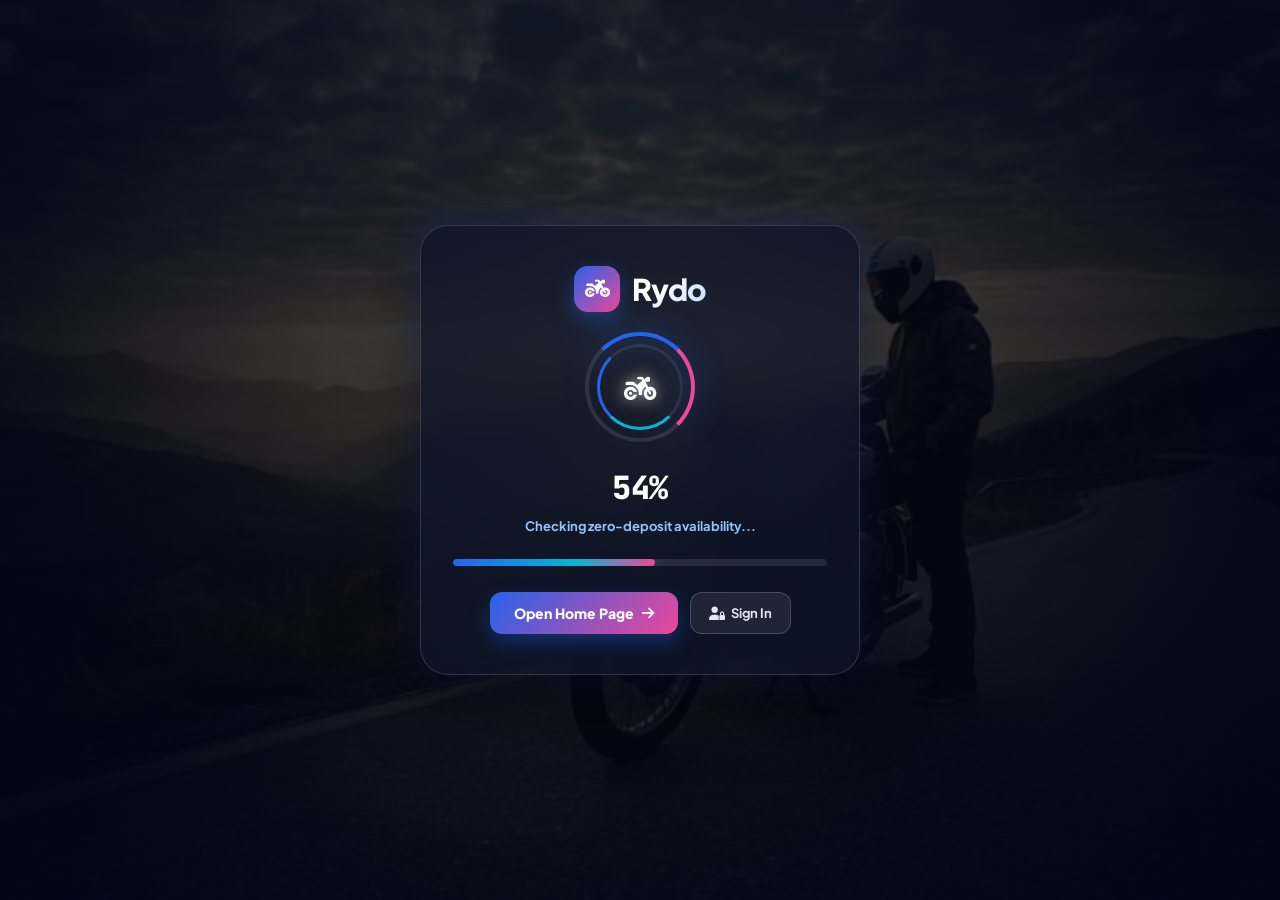
<file: index.html>
<!DOCTYPE html>
<html lang="en">
<head>
    <meta charset="UTF-8">
    <meta name="viewport" content="width=device-width, initial-scale=1.0">
    <title>Loading Rydo | Live Bike Wallpaper</title>
    <!-- Google Fonts & Font Awesome Icons -->
    <link href="https://fonts.googleapis.com/css2?family=Plus+Jakarta+Sans:wght@400;500;600;700;800;900&family=JetBrains+Mono:wght@600;800&display=swap" rel="stylesheet">
    <link rel="stylesheet" href="https://cdnjs.cloudflare.com/ajax/libs/font-awesome/6.4.0/css/all.min.css">
    <style>
        :root {
            --primary: #2563eb;
            --secondary: #ec4899;
            --cyan: #06b6d4;
        }

        * {
            margin: 0;
            padding: 0;
            box-sizing: border-box;
            font-family: 'Plus Jakarta Sans', sans-serif;
        }

        body, html {
            width: 100%;
            height: 100%;
            overflow: hidden;
            background: #020617;
            color: #ffffff;
        }

        /* --- LIVE BIKE WALLPAPER BACKGROUND --- */
        .video-wallpaper-container {
            position: fixed;
            inset: 0;
            width: 100vw;
            height: 100vh;
            overflow: hidden;
            z-index: 1;
        }

        .live-bike-wallpaper {
            width: 100%;
            height: 100%;
            object-fit: cover;
            filter: brightness(0.55) contrast(1.1);
            transform: scale(1.02);
            animation: subtleZoom 15s infinite alternate ease-in-out;
        }

        @keyframes subtleZoom {
            from { transform: scale(1); }
            to { transform: scale(1.06); }
        }

        /* Vignette overlay to keep wallpaper visible while highlighting center spinner */
        .wallpaper-overlay {
            position: absolute;
            inset: 0;
            background: radial-gradient(circle at center, rgba(15, 23, 42, 0.4) 0%, rgba(2, 6, 23, 0.88) 85%);
            pointer-events: none;
        }

        /* --- CENTER LOADING CONTAINER --- */
        .loading-screen-wrap {
            position: relative;
            z-index: 10;
            width: 100%;
            height: 100%;
            display: flex;
            align-items: center;
            justify-content: center;
            padding: 20px;
        }

        .loading-box {
            width: 100%;
            max-width: 440px;
            background: rgba(15, 23, 42, 0.78);
            backdrop-filter: blur(20px);
            -webkit-backdrop-filter: blur(20px);
            border: 1px solid rgba(255, 255, 255, 0.14);
            border-radius: 28px;
            padding: 40px 32px;
            text-align: center;
            box-shadow: 0 25px 70px rgba(0, 0, 0, 0.65), 0 0 40px rgba(37, 99, 235, 0.25);
            animation: boxFadeIn 0.7s cubic-bezier(0.16, 1, 0.3, 1);
            position: relative;
        }

        @keyframes boxFadeIn {
            from { opacity: 0; transform: translateY(20px) scale(0.97); }
            to { opacity: 1; transform: translateY(0) scale(1); }
        }

        /* Brand Emblem */
        .brand-header {
            display: inline-flex;
            align-items: center;
            gap: 12px;
            margin-bottom: 20px;
        }

        .brand-icon-badge {
            width: 46px;
            height: 46px;
            border-radius: 14px;
            background: linear-gradient(135deg, var(--primary), var(--secondary));
            color: #fff;
            display: grid;
            place-items: center;
            font-size: 20px;
            box-shadow: 0 8px 20px rgba(37, 99, 235, 0.4);
        }

        .brand-title {
            font-size: 30px;
            font-weight: 900;
            letter-spacing: -0.04em;
            background: linear-gradient(135deg, #ffffff 40%, #bfdbfe 100%);
            -webkit-background-clip: text;
            -webkit-text-fill-color: transparent;
        }

        /* --- THE SPINNER LOADING --- */
        .spinner-container {
            position: relative;
            width: 110px;
            height: 110px;
            margin: 0 auto 24px;
            display: grid;
            place-items: center;
        }

        .spinner-outer-ring {
            position: absolute;
            inset: 0;
            border-radius: 50%;
            border: 4px solid rgba(255, 255, 255, 0.1);
            border-top: 4px solid var(--primary);
            border-right: 4px solid var(--secondary);
            animation: spinRing 1s cubic-bezier(0.5, 0.15, 0.4, 0.85) infinite;
            filter: drop-shadow(0 0 14px rgba(37, 99, 235, 0.8));
        }

        .spinner-inner-ring {
            position: absolute;
            inset: 12px;
            border-radius: 50%;
            border: 3px solid rgba(255, 255, 255, 0.08);
            border-bottom: 3px solid var(--cyan);
            border-left: 3px solid var(--primary);
            animation: spinRingReverse 1.5s linear infinite;
        }

        @keyframes spinRing {
            0% { transform: rotate(0deg); }
            100% { transform: rotate(360deg); }
        }

        @keyframes spinRingReverse {
            0% { transform: rotate(360deg); }
            100% { transform: rotate(0deg); }
        }

        .spinner-bike-icon {
            font-size: 26px;
            color: #ffffff;
            animation: pulseBike 1.6s ease-in-out infinite;
            filter: drop-shadow(0 0 8px rgba(255, 255, 255, 0.7));
        }

        @keyframes pulseBike {
            0%, 100% { transform: scale(0.9); opacity: 0.85; }
            50% { transform: scale(1.18); opacity: 1; filter: drop-shadow(0 0 14px var(--cyan)); }
        }

        /* Percentage Counter */
        .progress-percentage {
            font-family: 'JetBrains Mono', monospace;
            font-size: 32px;
            font-weight: 800;
            color: #ffffff;
            margin-bottom: 6px;
            letter-spacing: -0.02em;
        }

        /* Telemetry Status Message */
        .loading-status-text {
            font-size: 13px;
            font-weight: 700;
            color: #93c5fd;
            min-height: 22px;
            margin-bottom: 22px;
            display: flex;
            align-items: center;
            justify-content: center;
            gap: 8px;
        }

        /* Progress Bar Track */
        .progress-track {
            width: 100%;
            height: 7px;
            background: rgba(255, 255, 255, 0.1);
            border-radius: 999px;
            overflow: hidden;
            margin-bottom: 26px;
        }

        .progress-fill {
            height: 100%;
            width: 0%;
            border-radius: 999px;
            background: linear-gradient(90deg, var(--primary), var(--cyan) 60%, var(--secondary) 100%);
            box-shadow: 0 0 14px rgba(37, 99, 235, 0.7);
            transition: width 0.1s linear;
        }

        /* Action Buttons */
        .loading-actions {
            display: flex;
            gap: 12px;
            justify-content: center;
        }

        .btn-open-home {
            display: inline-flex;
            align-items: center;
            gap: 8px;
            padding: 12px 24px;
            border-radius: 12px;
            background: linear-gradient(135deg, var(--primary), var(--secondary));
            color: #fff;
            text-decoration: none;
            font-size: 14px;
            font-weight: 800;
            cursor: pointer;
            box-shadow: 0 8px 20px rgba(37, 99, 235, 0.35);
            transition: transform 0.2s, box-shadow 0.2s;
        }

        .btn-open-home:hover {
            transform: translateY(-2px);
            box-shadow: 0 12px 28px rgba(37, 99, 235, 0.45);
        }

        .btn-open-login {
            display: inline-flex;
            align-items: center;
            gap: 6px;
            padding: 12px 18px;
            border-radius: 12px;
            background: rgba(255, 255, 255, 0.08);
            border: 1px solid rgba(255, 255, 255, 0.18);
            color: #e2e8f0;
            text-decoration: none;
            font-size: 13px;
            font-weight: 700;
            transition: all 0.2s;
        }

        .btn-open-login:hover {
            background: rgba(255, 255, 255, 0.16);
            color: #fff;
        }

        /* Exit Transition */
        .is-redirecting {
            animation: exitFade 0.45s forwards ease-in-out;
        }

        @keyframes exitFade {
            to { opacity: 0; transform: scale(0.96) translateY(-15px); filter: blur(8px); }
        }
    </style>
</head>
<body>
    <!-- 1. LIVE BIKE WALLPAPER BACKGROUND VIDEO -->
    <div class="video-wallpaper-container">
        <video id="wallpaperVideo" class="live-bike-wallpaper" autoplay muted loop playsinline poster="bike.jpeg">
            <source src="realistic_motorbike_in_mountai.mp4" type="video/mp4">
        </video>
        <div class="wallpaper-overlay"></div>
    </div>

    <!-- 2. CENTER SPINNER LOADING SCREEN -->
    <div class="loading-screen-wrap">
        <div class="loading-box" id="loadingCard">
            <!-- Brand -->
            <div class="brand-header">
                <div class="brand-icon-badge">
                    <i class="fa-solid fa-motorcycle"></i>
                </div>
                <div class="brand-title">Rydo</div>
            </div>

            <!-- SPINNER LOADER (LIKE BEFORE) -->
            <div class="spinner-container">
                <div class="spinner-outer-ring"></div>
                <div class="spinner-inner-ring"></div>
                <div class="spinner-bike-icon">
                    <i class="fa-solid fa-motorcycle"></i>
                </div>
            </div>

            <!-- Percentage Counter -->
            <div class="progress-percentage" id="percentText">0%</div>

            <!-- Telemetry Status Message -->
            <div class="loading-status-text" id="statusText">Igniting Rydo engine...</div>

            <!-- Progress Bar -->
            <div class="progress-track">
                <div class="progress-fill" id="progressFill"></div>
            </div>

            <!-- Skip / Direct Open Buttons -->
            <div class="loading-actions">
                <a href="home.html" class="btn-open-home" id="launchBtn">
                    Open Home Page <i class="fa-solid fa-arrow-right"></i>
                </a>
                <a href="login.html" class="btn-open-login">
                    <i class="fa-solid fa-user-lock"></i> Sign In
                </a>
            </div>
        </div>
    </div>

    <!-- 3. PROGRESS LOGIC & AUTO-OPEN HOME PAGE -->
    <script>
        // Safeguard video playback across browsers
        const video = document.getElementById('wallpaperVideo');
        if (video) {
            video.muted = true;
            const playPromise = video.play();
            if (playPromise !== undefined) {
                playPromise.catch(e => {
                    console.log('Video autoplay prevented by policy, poster visible:', e);
                });
            }
        }

        const statusSteps = [
            "Igniting Rydo engine...",
            "Connecting Pan-India telemetry...",
            "Loading verified bike fleet...",
            "Checking zero-deposit availability...",
            "Calibrating GPS hubs...",
            "Ready to ride! Opening Home Page..."
        ];

        let progress = 0;
        const percentText = document.getElementById('percentText');
        const statusText = document.getElementById('statusText');
        const progressFill = document.getElementById('progressFill');
        const loadingCard = document.getElementById('loadingCard');

        const interval = setInterval(() => {
            // Smooth natural increments
            progress += Math.floor(Math.random() * 4) + 2;

            if (progress >= 100) {
                progress = 100;
                clearInterval(interval);
                percentText.textContent = '100%';
                progressFill.style.width = '100%';
                statusText.innerHTML = '<i class="fa-solid fa-check" style="color: #22c55e;"></i> Ready! Opening Rydo Home...';

                setTimeout(() => {
                    loadingCard.classList.add('is-redirecting');
                    setTimeout(() => {
                        window.location.href = 'home.html';
                    }, 400);
                }, 500);
            } else {
                percentText.textContent = `${progress}%`;
                progressFill.style.width = `${progress}%`;

                const stepIndex = Math.min(
                    Math.floor((progress / 100) * statusSteps.length),
                    statusSteps.length - 1
                );
                statusText.textContent = statusSteps[stepIndex];
            }
        }, 60);
    </script>
</body>
</html>
</file>
